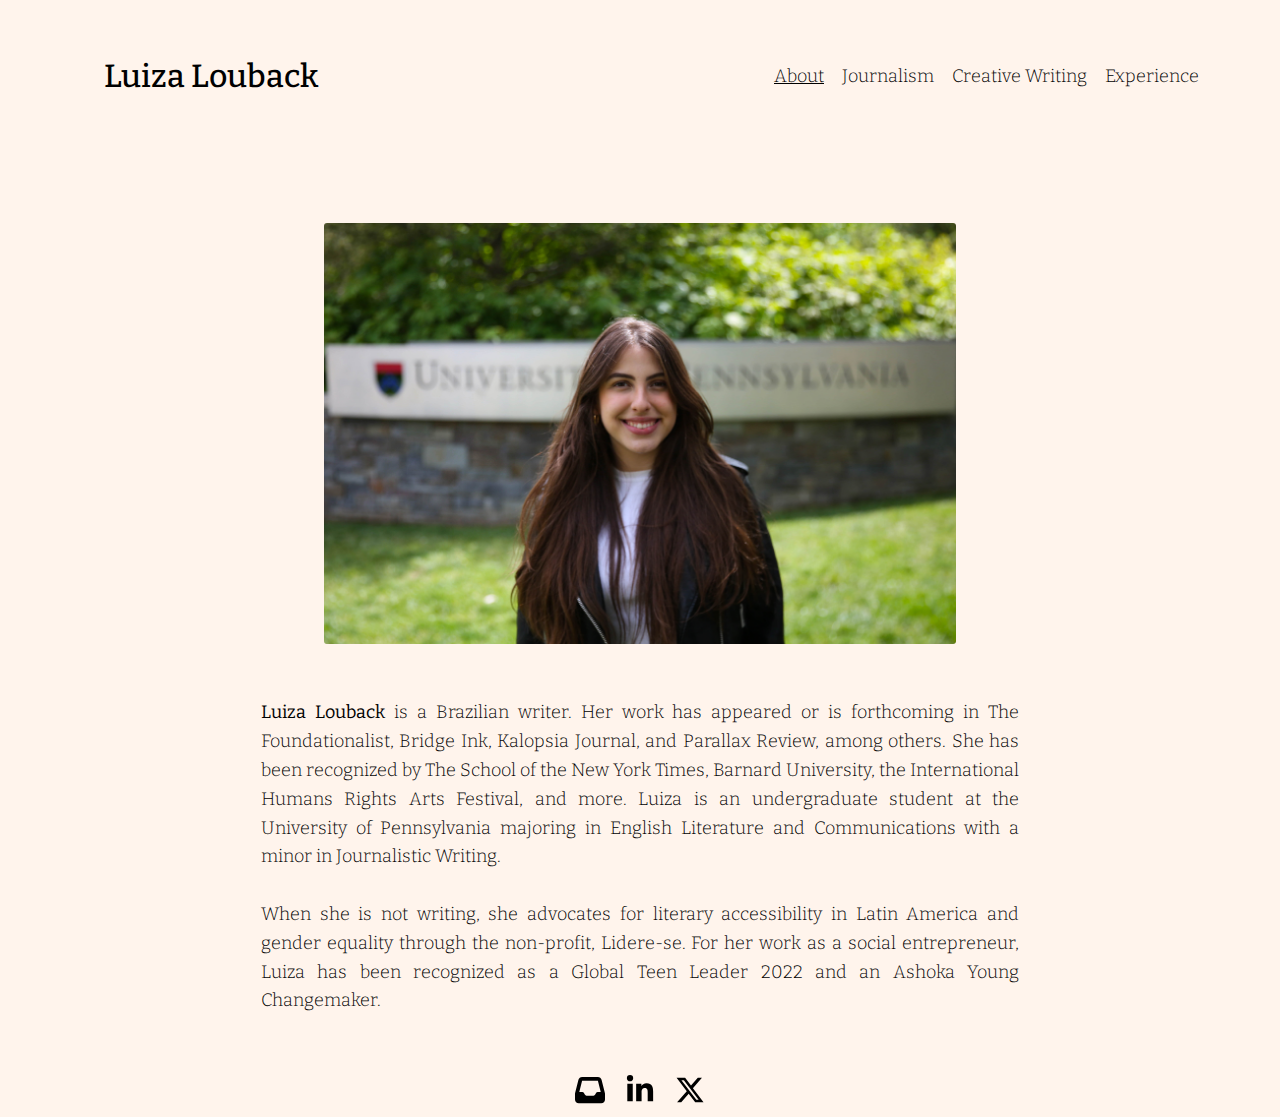
<file: index.html>
<!DOCTYPE html>
<html lang="en">
<head>
    <title>Luiza Louback | About</title>
    <meta charset="UTF-8">
    <meta name="viewport" content="width=device-width, initial-scale=1">
    <title>Luiza Louback's Portfolio</title>
    <link href="Style Sheet.css" rel="stylesheet">
    <link rel="shortcut icon" type="image/x-icon" href="favicon.ico" />
    <style>
        @import url('https://fonts.googleapis.com/css2?family=Bitter:ital,wght@0,300;0,500;1,300;1,400&display=swap');
    </style>
</head>
<body>
    <header class="header">
        <a href="index.html" class="home-button">Luiza Louback</a>
        <div class="menu-container">
            <button class="hamburger">&#9776;</button>
            <button class="cross">&#735;</button>
            <ul class="menu">
                <li><a href="https://www.luizalouback.com/" class="active">About</a></li>
                <li><a href="Journalism.html">Journalism</a></li>
                <li><a href="Creative Writing.html">Creative Writing</a></li>
                <li><a href="Experience.html">Experience</a></li>
            </ul>
        </div>
    </header>
    <div class="overall">
        <a href="index.html"><img id="foto" src="Images\about-image1.jpg" /></a>


        <p class="about-1">
            <span class="name">Luiza Louback</span> is a Brazilian writer. Her work has appeared or is forthcoming in The Foundationalist, Bridge Ink, Kalopsia Journal, and Parallax Review, among others.
            She has been recognized by The School of the New York Times, Barnard University, the International Humans Rights Arts Festival, and more.
            Luiza is an undergraduate student at the University of Pennsylvania majoring in English Literature and Communications with a minor in Journalistic Writing. <br><br>
            When she is not writing, she advocates for literary accessibility in Latin America and gender equality through the non-profit, Lidere-se.
            For her work as a social entrepreneur, Luiza has been recognized as a Global Teen Leader 2022 and an Ashoka Young Changemaker.
        </p>

        <div class="icon-container">
            <a href="mailto:luizal@sas.upenn.edu"><img src="inbox-solid.svg" alt="Inbox Icon"></a>
            <a href="https://www.linkedin.com/in/luiza-louback/" target="_blank"><img src="linkedin-in.svg" alt="LinkedIn Icon"></a>
            <a href="https://twitter.com/LoubackLuiza" target="_blank"><img src="x-twitter.svg" alt="Twitter Icon"></a>
        </div>
         


    </div>

    <script src="https://ajax.googleapis.com/ajax/libs/jquery/3.5.1/jquery.min.js"></script>
    <script>
        $(".hamburger").click(function () {
            $(".menu").slideToggle("slow", function () {
                $(".hamburger").hide();
                $(".cross").show();
            });
        });

        $(".cross").click(function () {
            $(".menu").slideToggle("slow", function () {
                $(".cross").hide();
                $(".hamburger").show();
            });
        });
    </script>
</body>
</html>
</file>
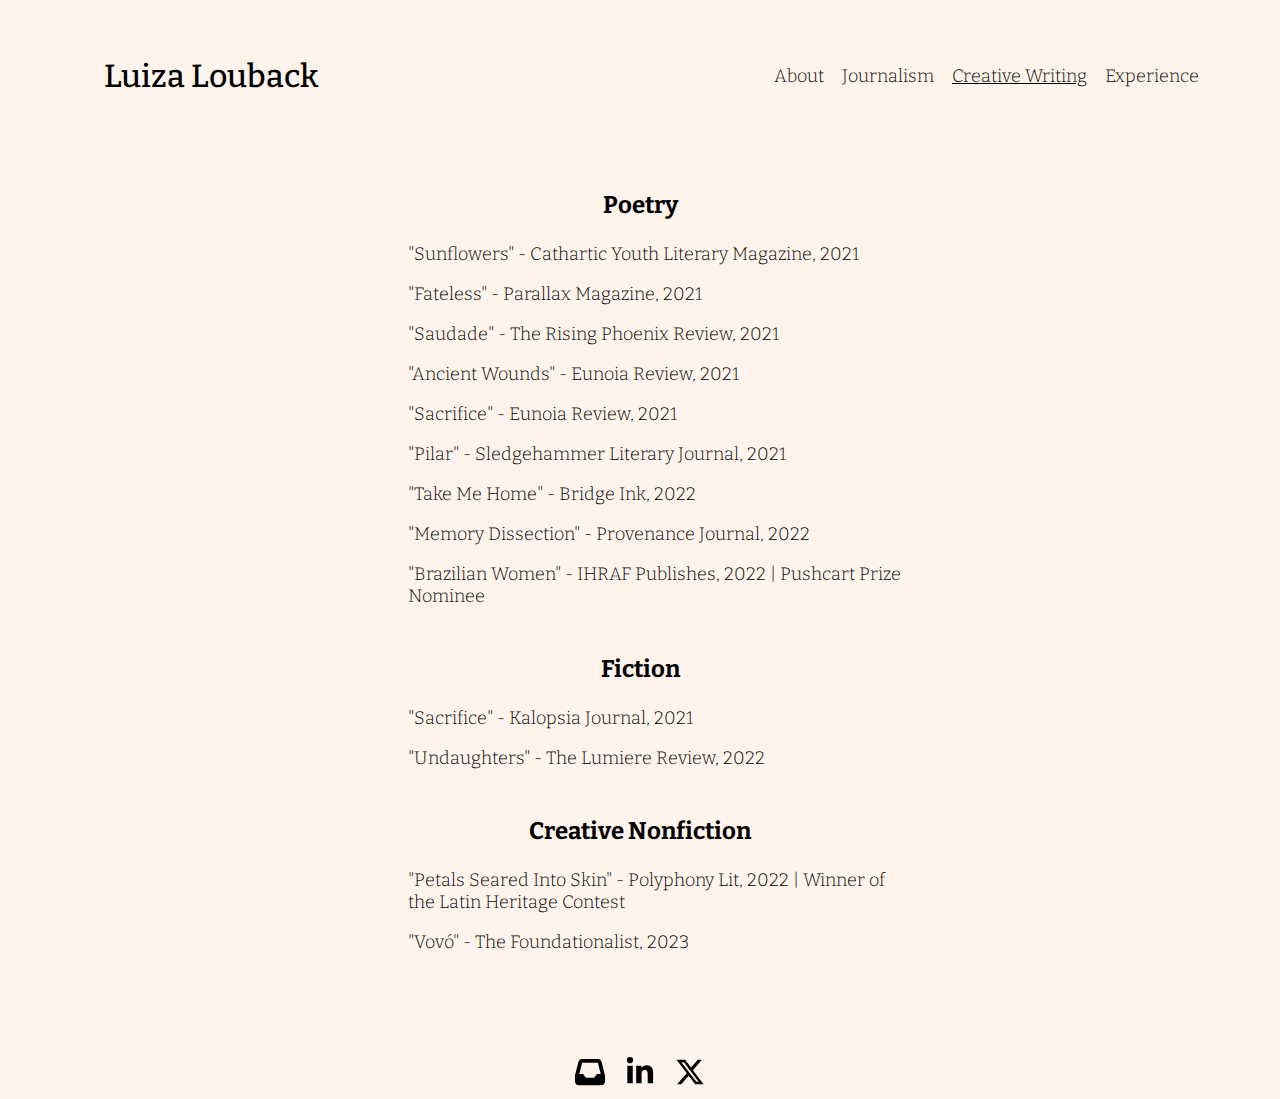
<file: Creative Writing.html>
<!DOCTYPE html>
<html lang="en">
<head>
    <title>Luiza Louback | Creative Writing</title>
    <meta charset="UTF-8">
    <meta name="viewport" content="width=device-width, initial-scale=1">
    <link href="Style Sheet_Publications.css" rel="stylesheet">
    <link rel="shortcut icon" type="image/x-icon" href="favicon.ico" />
    <style>
        @import url('https://fonts.googleapis.com/css2?family=Bitter:ital,wght@0,300;0,500;1,300;1,400&display=swap');
    </style>
</head>
<body>
    <header class="header">
        <a href="index.html" class="home-button">Luiza Louback</a>
        <div class="menu-container">
            <button class="hamburger">&#9776;</button>
            <button class="cross">&#735;</button>
            <ul class="menu">
                <li><a href="index.html">About</a></li>
                <li><a href="Journalism.html">Journalism</a></li>
                <li><a href="#" class="active">Creative Writing</a></li>
                <li><a href="Experience.html">Experience</a></li>
            </ul>
        </div>
    </header>
    <div class="overall">
        <div class="pub-links">
            <h3 class="pub-sub-cat">Poetry</h3>
            <div class="Publications-Container-Poetry">
                <ul class="publications-List-Poetry">
                    <li>
                        <a href="https://www.catharticlitmagazine.com/magazine/sunflowers-by-luiza-louback-17-brazil" target="_blank" rel="noopener noreferrer">
                            "Sunflowers"
                        </a> - Cathartic Youth Literary Magazine, 2021
                    </li>
                    <li>
                        <a href="https://parallax-online.com/fateless/" target="_blank" rel="noopener noreferrer">
                            "Fateless"
                        </a> - Parallax Magazine, 2021
                    </li>
                    <li>
                        <a href="https://therisingphoenixreview.com/2021/05/03/saudade-by-luiza-louback/" target="_blank" rel="noopener noreferrer">
                            "Saudade"
                        </a> - The Rising Phoenix Review, 2021
                    </li>
                    <li>
                        <a href="https://eunoiareview.wordpress.com/2021/11/02/ancient-wounds/" target="_blank" rel="noopener noreferrer">
                            "Ancient Wounds"
                        </a> - Eunoia Review, 2021
                    </li>
                    <li>
                        <a href="https://eunoiareview.wordpress.com/2021/11/02/sacrifice/" target="_blank" rel="noopener noreferrer">
                            "Sacrifice"
                        </a> - Eunoia Review, 2021
                    </li>
                    <li>
                        <a href="https://www.sledgehammerlit.com/post/pilar-by-luiza-louback" target="_blank" rel="noopener noreferrer">
                            "Pilar"
                        </a> - Sledgehammer Literary Journal, 2021
                    </li>
                    <li>
                        <a href="https://bridgeink.org/take-me-home/" target="_blank" rel="noopener noreferrer">
                            "Take Me Home"
                        </a> - Bridge Ink, 2022
                    </li>
                    <li>
                        <a href="https://sites.google.com/view/provenancejournal/issues/issue-3/luiza-louback?authuser=0" target="_blank" rel="noopener noreferrer">
                            "Memory Dissection"
                        </a> - Provenance Journal, 2022
                    </li>
                    <li>
                        <a href="https://static1.squarespace.com/static/5f91fef8b0d4490021b637f5/t/63af6be7fd28426edc6b1c5e/1672440808716/IHRAF+Publishes+2022.pdf" target="_blank" rel="noopener noreferrer">
                            "Brazilian Women"
                        </a> - IHRAF Publishes, 2022 | Pushcart Prize Nominee
                    </li>

                </ul>
            </div>
            <h3 class="pub-sub-cat">Fiction</h3>
            <div class="Publications-Container-Fiction">
                <ul class="Publiations-List-Fiction">
                    <li>
                        <a href="https://kalopsialit.org/issue-vi/luiza-louback-fontes/" target="_blank" rel="noopener noreferrer">
                            "Sacrifice"
                        </a> - Kalopsia Journal, 2021
                    </li>
                    <li>
                        <a href="https://lumierereview.com/luiza-louback" target="_blank" rel="noopener noreferrer">
                            "Undaughters"
                        </a> - The Lumiere Review, 2022
                    </li>
                </ul>
            </div>
            <h3 class="pub-sub-cat">Creative Nonfiction</h3>
            <div class="Publications-Container-Nonfiction">
                <ul id="ultimo" class="Publiations-List-Creative-Nonfiction">
                    <li>
                        <a href="https://www.polyphonylit.org/vol18winter2023/petals-seared-into-skin" target="_blank" rel="noopener noreferrer">
                            "Petals Seared Into Skin"
                        </a> - Polyphony Lit, 2022 | Winner of the Latin Heritage Contest
                    </li>
                    <li>
                        <a href="https://static1.squarespace.com/static/5ab3b81d9772aeff2c7a6922/t/64589e350ae959438e660d9f/1683529269750/IssueVIIVolumeII.pdf#page=112" target="_blank" rel="noopener noreferrer">
                            "Vovó"
                        </a> - The Foundationalist, 2023 <br><br><br>
                    </li>
                </ul>
            </div>
        </div>

        <div class="icon-container">
            <a href="mailto:luizal@sas.upenn.edu"><img src="inbox-solid.svg" alt="Inbox Icon"></a>
            <a href="https://www.linkedin.com/in/luiza-louback/" target="_blank"><img src="linkedin-in.svg" alt="LinkedIn Icon"></a>
            <a href="https://twitter.com/LoubackLuiza" target="_blank"><img src="x-twitter.svg" alt="Twitter Icon"></a>
        </div>

    </div>
    <script src="https://ajax.googleapis.com/ajax/libs/jquery/3.5.1/jquery.min.js"></script>
    <script>
        $(".hamburger").click(function () {
            $(".menu").slideToggle("slow", function () {
                $(".hamburger").hide();
                $(".cross").show();
            });
        });

        $(".cross").click(function () {
            $(".menu").slideToggle("slow", function () {
                $(".cross").hide();
                $(".hamburger").show();
            });
        });
    </script>
</body>
</html>
</file>
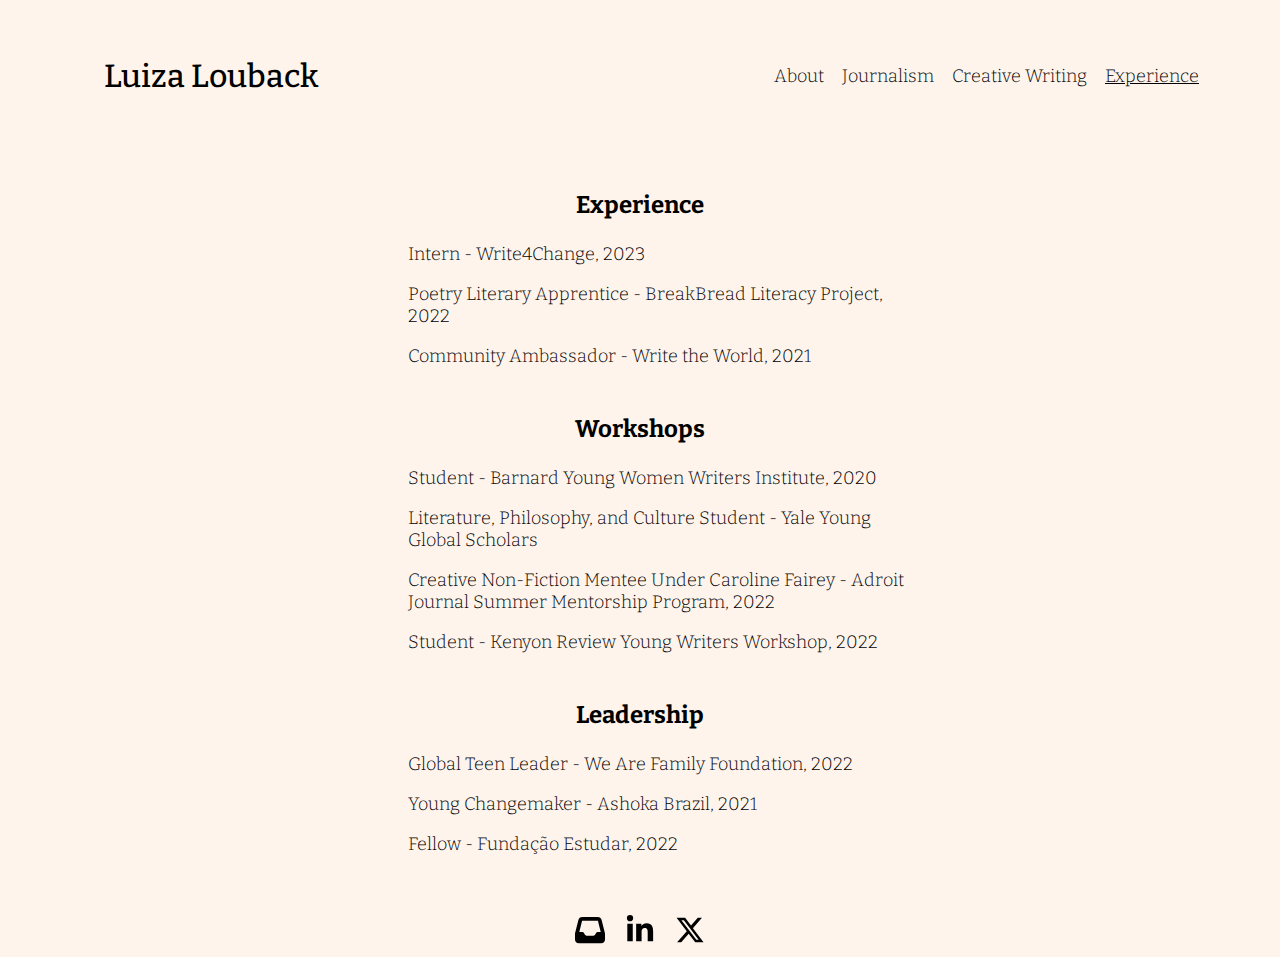
<file: Experience.html>
<!DOCTYPE html>
<html lang="en">
<head>
    <title>Luiza Louback | Experience</title>
    <meta charset="UTF-8">
    <meta name="viewport" content="width=device-width, initial-scale=1">
    <link href="Style Sheet_Experience.css" rel="stylesheet">
    <link rel="shortcut icon" type="image/x-icon" href="favicon.ico" />

    <style>
        @import url('https://fonts.googleapis.com/css2?family=Bitter:ital,wght@0,300;0,500;1,300;1,400&display=swap');
    </style>
</head>
<body>
    <header class="header">
        <a href="index.html" class="home-button">Luiza Louback</a>
        <div class="menu-container">
            <button class="hamburger">&#9776;</button>
            <button class="cross">&#735;</button>
            <ul class="menu">
                <li><a href="index.html">About</a></li>
                <li><a href="Journalism.html">Journalism</a></li>
                <li><a href="Creative Writing.html">Creative Writing</a></li>
                <li><a href="#" class="active">Experience</a></li>
            </ul>
        </div>
    </header>
    <div class="overall">
        <div class="xp-links">
            <h3 class="xp-sub-cat">Experience</h3>
            <div class="Experience-Container-Experience">
                <ul class="Experience-List-Experience">
                    <li>
                        Intern - Write4Change, 2023
                    </li>
                    <li>
                        Poetry Literary Apprentice - BreakBread Literacy Project, 2022
                    </li>
                    <li>
                        Community Ambassador - Write the World, 2021
                    </li>
                </ul>
            </div>
            <h3 class="xp-sub-cat">Workshops</h3>
            <div class="Experience-Container-Workshops">
                <ul class="Experience-List-Workshops">
                    <li>
                        Student - Barnard Young Women Writers Institute, 2020
                    </li>
                    <li>
                        Literature, Philosophy, and Culture Student - Yale Young Global Scholars
                    </li>
                    <li>
                        Creative Non-Fiction Mentee Under Caroline Fairey - Adroit Journal Summer Mentorship Program, 2022
                    </li>
                    <li>
                        Student - Kenyon Review Young Writers Workshop, 2022
                    </li>
                </ul>
            </div>
            <h3 class="xp-sub-cat">Leadership</h3>
            <div class="Experience-Container-Leadership">
                <ul id="ultimo" class="Experience-List-Leadership">
                    <li>
                        Global Teen Leader - We Are Family Foundation, 2022
                    </li>
                    <li>
                        Young Changemaker - Ashoka Brazil, 2021
                    </li>
                    <li>
                        Fellow - Fundação Estudar, 2022
                    </li>
                </ul>
            </div>
        </div>

        <div class="icon-container">
            <a href="mailto:luizal@sas.upenn.edu"><img src="inbox-solid.svg" alt="Inbox Icon"></a>
            <a href="https://www.linkedin.com/in/luiza-louback/" target="_blank"><img src="linkedin-in.svg" alt="LinkedIn Icon"></a>
            <a href="https://twitter.com/LoubackLuiza" target="_blank"><img src="x-twitter.svg" alt="Twitter Icon"></a>
        </div>

    </div>
    <script src="https://ajax.googleapis.com/ajax/libs/jquery/3.5.1/jquery.min.js"></script>
    <script>
        $(".hamburger").click(function () {
            $(".menu").slideToggle("slow", function () {
                $(".hamburger").hide();
                $(".cross").show();
            });
        });

        $(".cross").click(function () {
            $(".menu").slideToggle("slow", function () {
                $(".cross").hide();
                $(".hamburger").show();
            });
        });
    </script>
</body>
</html>
</file>
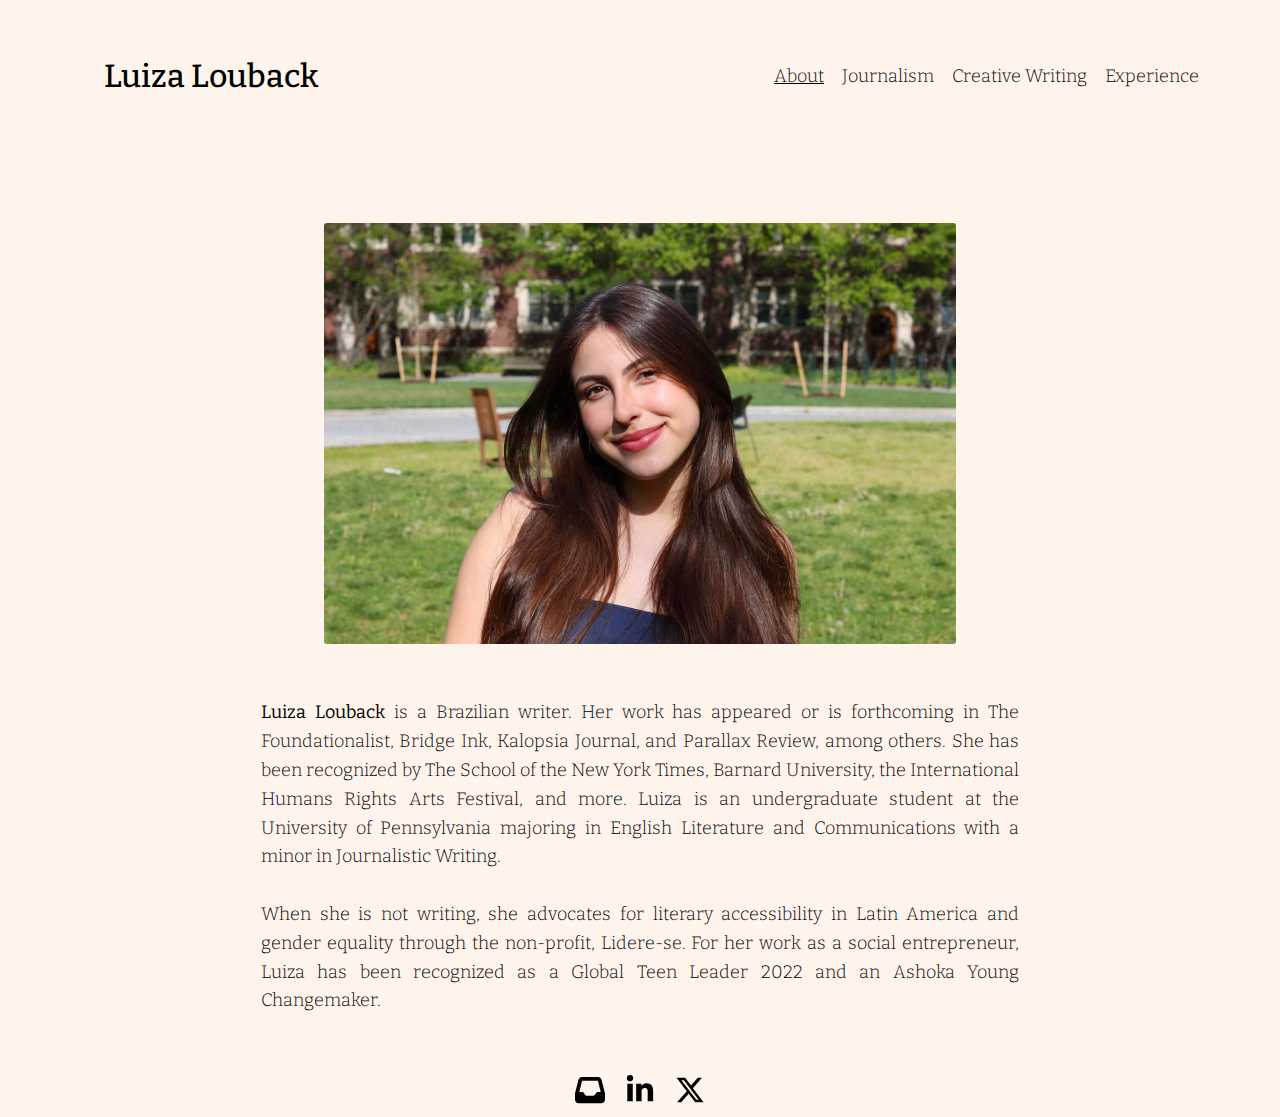
<file: Frame.html>
<!DOCTYPE html>
<html lang="en">
<head>
    <title>Luiza Louback | About</title>
    <meta charset="UTF-8">
    <meta name="viewport" content="width=device-width, initial-scale=1">
    <title>Luiza Louback's Portfolio</title>
    <link href="Style Sheet.css" rel="stylesheet">
    <link rel="shortcut icon" type="image/x-icon" href="favicon.ico" />
    <style>
        @import url('https://fonts.googleapis.com/css2?family=Bitter:ital,wght@0,300;0,500;1,300;1,400&display=swap');
    </style>
</head>
<body>
    <header class="header">
        <a href="#" class="home-button">Luiza Louback</a>
        <div class="menu-container">
            <button class="hamburger">&#9776;</button>
            <button class="cross">&#735;</button>
            <ul class="menu">
                <li><a href="Frame.html" class="active">About</a></li>
                <li><a href="Journalism.html">Journalism</a></li>
                <li><a href="Creative Writing.html">Creative Writing</a></li>
                <li><a href="#">Experience</a></li>
            </ul>
        </div>
    </header>
    <div class="overall">
        <a href="Frame.html"><img id="foto" src="LL_Website_Pic.jpg" /></a>


        <p class="about-1">
            <span class="name">Luiza Louback</span> is a Brazilian writer. Her work has appeared or is forthcoming in The Foundationalist, Bridge Ink, Kalopsia Journal, and Parallax Review, among others.
            She has been recognized by The School of the New York Times, Barnard University, the International Humans Rights Arts Festival, and more.
            Luiza is an undergraduate student at the University of Pennsylvania majoring in English Literature and Communications with a minor in Journalistic Writing. <br><br>
            When she is not writing, she advocates for literary accessibility in Latin America and gender equality through the non-profit, Lidere-se.
            For her work as a social entrepreneur, Luiza has been recognized as a Global Teen Leader 2022 and an Ashoka Young Changemaker.
        </p>

        <div class="icon-container">
            <a href="mailto:luizal@sas.upenn.edu"><img src="inbox-solid.svg" alt="Inbox Icon"></a>
            <a href="https://www.linkedin.com/in/luiza-louback/" target="_blank"><img src="linkedin-in.svg" alt="LinkedIn Icon"></a>
            <a href="https://twitter.com/LoubackLuiza" target="_blank"><img src="x-twitter.svg" alt="Twitter Icon"></a>
        </div>

    </div>
    <script src="https://ajax.googleapis.com/ajax/libs/jquery/3.5.1/jquery.min.js"></script>
    <script>
        $(".hamburger").click(function () {
            $(".menu").slideToggle("slow", function () {
                $(".hamburger").hide();
                $(".cross").show();
            });
        });

        $(".cross").click(function () {
            $(".menu").slideToggle("slow", function () {
                $(".cross").hide();
                $(".hamburger").show();
            });
        });
    </script>
</body>
</html>
</file>
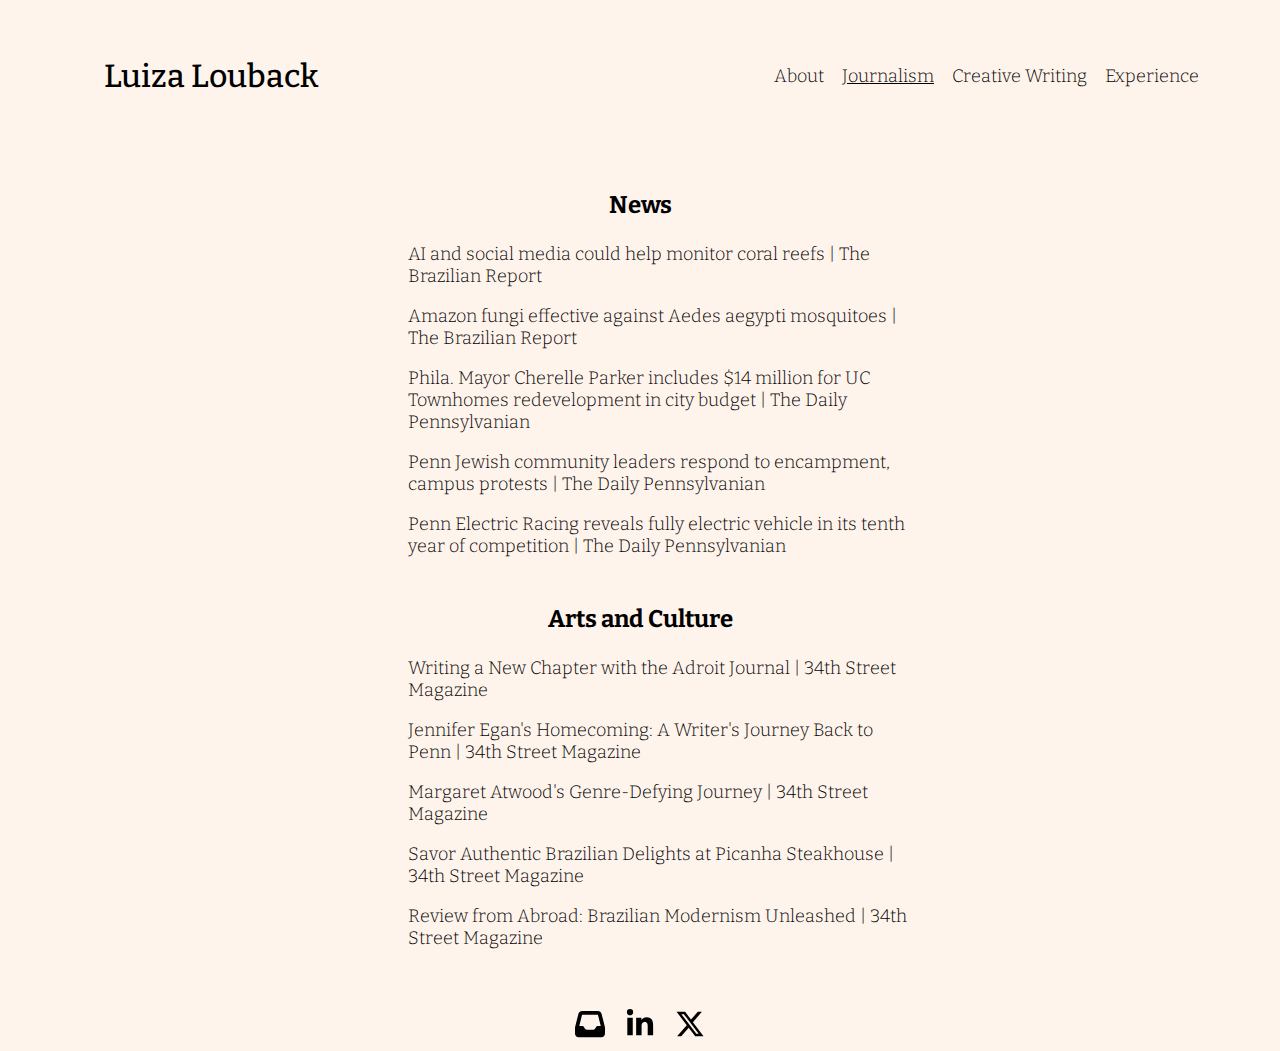
<file: Journalism.html>
<!DOCTYPE html>
<html lang="en">
<head>
    <title>Luiza Louback | Journalism</title>
    <meta charset="UTF-8">
    <meta name="viewport" content="width=device-width, initial-scale=1">
    <link href="Style Sheet_Experience.css" rel="stylesheet">
    <link rel="shortcut icon" type="image/x-icon" href="favicon.ico" />

    <style>
        @import url('https://fonts.googleapis.com/css2?family=Bitter:ital,wght@0,300;0,500;1,300;1,400&display=swap');
    </style>
</head>
<body>
    <header class="header">
        <a href="index.html" class="home-button">Luiza Louback</a>
        <div class="menu-container">
            <button class="hamburger">&#9776;</button>
            <button class="cross">&#735;</button>
            <ul class="menu">
                <li><a href="index.html">About</a></li>
                <li><a href="#" class="active">Journalism</a></li>
                <li><a href="Creative Writing.html">Creative Writing</a></li>
                <li><a href="Experience.html">Experience</a></li>
            </ul>
        </div>
    </header>
    <div class="overall">
        <div class="xp-links">
            <h3 class="xp-sub-cat">News</h3>
            <div class="Experience-Container-Experience">
                <ul class="Experience-List-Experience">
                    <li>
                        <a href="https://brazilian.report/tech/2023/12/25/ai-social-media-coral-reefs/">AI and social media could help monitor coral reefs | The Brazilian Report</a>
                    </li>
                    <li>
                        <a href="https://brazilian.report/environment/2024/01/01/amazon-aedes-aegypti-mosquitoes/">Amazon fungi effective against Aedes aegypti mosquitoes | The Brazilian Report</a>
                    </li>
                    <li>
                        <a href="https://www.thedp.com/article/2024/06/penn-mayor-parker-adds-townhomes-funding-late-city-budget">Phila. Mayor Cherelle Parker includes $14 million for UC Townhomes redevelopment in city budget | The Daily Pennsylvanian</a>
                    </li>
                    <li>
                        <a href="https://www.thedp.com/article/2024/05/penn-jewish-community-leaders-reactions-encampment-protests">Penn Jewish community leaders respond to encampment, campus protests | The Daily Pennsylvanian</a>
                    </li>
                    <li>
                        <a href="https://www.thedp.com/article/2024/04/penn-electric-racing-car-unveiling">Penn Electric Racing reveals fully electric vehicle in its tenth year of competition | The Daily Pennsylvanian</a>
                    </li>
                </ul>
            </div>
            <h3 class="xp-sub-cat">Arts and Culture</h3>
            <div class="Experience-Container-Workshops">
                <ul class="Experience-List-Workshops">
                    <li>
                        <a href="https://www.34st.com/article/2023/04/adroit-journal-peter-laberge-kelly-writers-house-young-arts">Writing a New Chapter with the Adroit Journal | 34th Street Magazine</a>
                    </li>
                    <li>
                        <a href="https://www.34st.com/article/2023/10/jennifer-egan-writing-english-major-penn">Jennifer Egan's Homecoming: A Writer's Journey Back to Penn | 34th Street Magazine</a>
                    </li>
                    <li>
                        <a href="https://www.34st.com/article/2024/04/margaret-atwood-penn-politics-the-penelopiad-the-handmaids-tale">Margaret Atwood's Genre-Defying Journey | 34th Street Magazine</a>
                    </li>
                    <li>
                        <a href="https://www.34st.com/article/2023/11/picanha-brazilian-steakhouse-churrasco-philly">Savor Authentic Brazilian Delights at Picanha Steakhouse | 34th Street Magazine</a>
                    </li>
                    <li>
                        <a href="https://www.34st.com/article/2023/07/review-from-abroad-candido-portinari-inequality-brazil-art">Review from Abroad: Brazilian Modernism Unleashed | 34th Street Magazine</a>
                    </li>
                </ul>
            </div>
        </div>
        <div class="icon-container">
            <a href="mailto:luizal@sas.upenn.edu"><img src="inbox-solid.svg" alt="Inbox Icon"></a>
            <a href="https://www.linkedin.com/in/luiza-louback/" target="_blank"><img src="linkedin-in.svg" alt="LinkedIn Icon"></a>
            <a href="https://twitter.com/LoubackLuiza" target="_blank"><img src="x-twitter.svg" alt="Twitter Icon"></a>
        </div>


    </div>
    <script src="https://ajax.googleapis.com/ajax/libs/jquery/3.5.1/jquery.min.js"></script>
    <script>
        $(".hamburger").click(function () {
            $(".menu").slideToggle("slow", function () {
                $(".hamburger").hide();
                $(".cross").show();
            });
        });

        $(".cross").click(function () {
            $(".menu").slideToggle("slow", function () {
                $(".cross").hide();
                $(".hamburger").show();
            });
        });
    </script>
</body>
</html>
</file>
<file: Style Sheet.css>
* {
    box-sizing: border-box;
}

body {
    background-color: #fff4ec;
}

.about-1 {
    color: rgb(0, 0, 0);
    font-family: "Bitter", Helvetica, sans-serif;
    font-weight: 300;
    margin: 3em auto 2em auto;
    font-size: 18px;
    text-align: justify;
    line-height: 1.6;
    width: 60%;
}

@media (max-width: 900px) {
    .about-1 {
        width: 80%;
    }
}

@media (max-width: 600px) {
    .about-1 {
        width: 95%;
        font-size: 16px;
    }
}


.about-1 a {
    text-decoration: none;

}

.name {
    font-family: "Bitter", Helvetica, sans-serif;
    font-weight: 400;
}

/* Menu styles for larger screens */
.menu {
    list-style: none;
    display: flex;
    padding: 0;
}

.menu li {
    margin: 0 9px;
    text-align: center;
    font-size: 18px;
    font-family: "Bitter", Helvetica, sans-serif;
    font-weight: 300;
}

.menu a.active {
    text-decoration: underline;
}

@media (max-width: 600px) {
    .menu a.active {
        text-decoration: none;
    }
}

.hamburger {
    display: none;
    font-size: 30px;
    padding: 10px;
    background-color: #fff4ec;
    border: none;
    margin-left: auto;
}

.cross {
    display: none;
    font-size: 30px;
    background-color: #fff4ec;
    border: none;
    margin-left: auto;
    padding: 10px;
}

/* Menu styles for smaller screens */
@media (max-width: 600px) {
.menu {
    list-style: none;
    display: none; /* Initially hidden */
    flex-direction: column;
    position: absolute;
    width: 100%;
    top: 60px;
    padding: 0;
    background-color: #fff;
}

.menu li {
    padding: 10px;
    border-bottom: 1px solid #ddd;
}

.menu li:last-child {
    border-bottom: none;
}

.hamburger {
    display: block;
}
}

.menu-container {
    display: flex;
    justify-content: right; /* center the .menu within its container */
    flex-grow: 1; /* make the container grow to fill available space */
    margin: 0 4em 0 0; /* add some space between menu items */

}

@media (max-width: 600px) {
    .menu-container {
        margin: 0; /* add some space between menu items */
    }
}

.home-button {
    font-family: "Bitter", Helvetica, sans-serif;
    font-weight: 500;
    font-size: 32px;
    margin: 0 0 0 3em; /* add some space between menu items */
}

@media (max-width: 600px) {
    .home-button {
        font-size: 28px;
        margin: 0 0 0 1em; /* add some space between menu items */
    }
}

.header a {
    color: #000; /* set the text color */
    text-decoration: none;
    text-align: center;
}

.header a:hover {
    color: rgb(163, 149, 148);

}

.header {
    width: 100%;
    height: 15vh;
    max-width: 100%;
    display: flex;
    justify-content: space-between;
    align-items: center;

}

@media (max-width: 600px) {
    .header {
        height: 10vh;
    }
}


#foto {
    display: block; /* Set the image display to block */
    margin-left: auto; /* Set the left margin to auto */
    margin-right: auto; /* Set the right margin to auto */
    margin-top: 5em;
    max-width: 50%; /* Set the maximum width of the image to 50% of its container */
    height: auto; /* Set the height to auto to maintain the aspect ratio */
    border-radius: 3px;
}

@media (max-width: 600px) {
    #foto {
        max-width: 80%;
    }
}

.icon-container {
    /* Center the icons horizontally */
    display: flex;
    justify-content: center;
    /* Optional: Add some space around the icons */
    margin-top: 60px;
}

/* Optional: Style the icons */
.icon-container img {
    /* Add some space between the icons */
    margin: 0 10px;
    /* Add additional styling if needed */
    width: 30px; /* Adjust the width as needed */
    height: 30px; /* Adjust the height as needed */
}
</file>
<file: Style Sheet_Publications.css>
* {
    box-sizing: border-box;
}

body {
    background-color: #fff4ec;
}

.menu {
    list-style: none; /* remove bullet points */
    display: flex; /* make the menu items display in a row */
    padding: 0; /* add this line to remove any default padding */
}

.menu li {
    margin: 0 9px; /* add some space between menu items */
    text-align: center;
    font-size: 18px;
    font-family: "Bitter", Helvetica, sans-serif;
    font-weight: 300;
}

.menu a.active {
    text-decoration: underline;
}

@media (max-width: 600px) {
    .menu a.active {
        text-decoration: none;
    }
}

.hamburger {
    display: none;
    font-size: 30px;
    padding: 10px;
    background-color: #fff4ec;
    border: none;
    margin-left: auto;
}

.cross {
    display: none;
    font-size: 30px;
    background-color: #fff4ec;
    border: none;
    margin-left: auto;
    padding: 10px;
}

@media (max-width: 600px) {
    .menu {
        list-style: none;
        display: none; /* Initially hidden */
        flex-direction: column;
        position: absolute;
        width: 100%;
        top: 60px;
        padding: 0;
        background-color: #fff;
    }

        .menu li {
            padding: 10px;
            border-bottom: 1px solid #ddd;
        }

            .menu li:last-child {
                border-bottom: none;
            }

    .hamburger {
        display: block;
    }
}

.menu-container {
    display: flex;
    justify-content: right; /* center the .menu within its container */
    flex-grow: 1; /* make the container grow to fill available space */
    margin: 0 4em 0 0; /* add some space between menu items */
}

@media (max-width: 600px) {
    .menu-container {
        margin: 0; /* add some space between menu items */
    }
}

.home-button {
    font-family: "Bitter", Helvetica, sans-serif;
    font-weight: 500;
    font-size: 32px;
    margin: 0 0 0 3em; /* add some space between menu items */
}

@media (max-width: 600px) {
    .home-button {
        font-size: 28px;
        margin: 0 0 0 1em; /* add some space between menu items */
    }
}

.header a {
    color: #000; /* set the text color */
    text-decoration: none;
    text-align: center;
}

.header a:hover {
    color: rgb(163, 149, 148);
}

.header {
    width: 100%;
    height: 15vh;
    max-width: 100%;
    display: flex;
    justify-content: space-between;
    align-items: center;
}

@media (max-width: 600px) {
    .header {
        height: 10vh;
    }
}

.overall h3 {
    display: block;
    margin-top: 2em;
    margin-left: auto;
    margin-right: auto;
    text-align: center;
    font-family: "Bitter";
    font-size: 24px;
}


.overall li {
    list-style: none;
    text-align: left;
    font-size: 18px;
    font-family: "Bitter", Helvetica, sans-serif;
    font-weight: 300;
    max-width: calc(100% - 40em); /* Set a max-width for the list items */
    margin: 1em auto; /* Center the list items and keep the top/bottom margin */
}

@media (max-width: 900px) {
    .overall h3 {
        display: block;
        margin-top: 2em;
        margin-left: auto;
        margin-right: auto;
        text-align: center;
        font-family: "Bitter";
        font-size: 24px;
    }


    .overall li {
        list-style: circle;
        display: block;
        margin-top: 2em;
        margin-right: 0.5em;
        text-align: left;
        font-size: 18px;
        font-family: "Bitter", Helvetica, sans-serif;
        font-weight: 300;
        max-width: none;
    }
}

@media (max-width: 600px) {
    .overall h3 {
        display: block;
        margin-top: 2em;
        margin-left: auto;
        margin-right: auto;
        text-align: center;
        font-family: "Bitter";
        font-size: 24px;
    }


    .overall li {
        list-style: circle;
        display: block;
        margin-top: 2em;
        margin-right: 0.5em;
        text-align: left;
        font-size: 16px;
        font-family: "Bitter", Helvetica, sans-serif;
        font-weight: 300;
        max-width: none;
    }
}



.pub-links a {
    color: inherit; /* Inherit the color from the parent element */
    text-decoration: none;
}

.pub-links a:hover {
    color: rgb(163, 149, 148);
}


#ultimo {
    margin-bottom: 2em;
}

.icon-container {
    /* Center the icons horizontally */
    display: flex;
    justify-content: center;
    /* Optional: Add some space around the icons */
    margin-top: 60px;
}

/* Optional: Style the icons */
.icon-container img {
    /* Add some space between the icons */
    margin: 0 10px;
    /* Add additional styling if needed */
    width: 30px; /* Adjust the width as needed */
    height: 30px; /* Adjust the height as needed */
}
</file>
<file: Style Sheet_Experience.css>
* {
    box-sizing: border-box;
}

body {
    background-color: #fff4ec;
}

.menu {
    list-style: none; /* remove bullet points */
    display: flex; /* make the menu items display in a row */
    padding: 0; /* add this line to remove any default padding */
}

.menu li {
    margin: 0 9px; /* add some space between menu items */
    text-align: center;
    font-size: 18px;
    font-family: "Bitter", Helvetica, sans-serif;
    font-weight: 300;
}

.menu a.active {
    text-decoration: underline;
}

@media (max-width: 600px) {
    .menu a.active {
        text-decoration: none;
    }
}

.hamburger {
    display: none;
    font-size: 30px;
    padding: 10px;
    background-color: #fff4ec;
    border: none;
    margin-left: auto;
}

.cross {
    display: none;
    font-size: 30px;
    background-color: #fff4ec;
    border: none;
    margin-left: auto;
    padding: 10px;
}

@media (max-width: 600px) {
    .menu {
        list-style: none;
        display: none; /* Initially hidden */
        flex-direction: column;
        position: absolute;
        width: 100%;
        top: 60px;
        padding: 0;
        background-color: #fff;
    }

    .menu li {
        padding: 10px;
        border-bottom: 1px solid #ddd;
    }

    .menu li:last-child {
        border-bottom: none;
    }

    .hamburger {
        display: block;
    }
}

.menu-container {
    display: flex;
    justify-content: right; /* center the .menu within its container */
    flex-grow: 1; /* make the container grow to fill available space */
    margin: 0 4em 0 0; /* add some space between menu items */
}

@media (max-width: 600px) {
    .menu-container {
        margin: 0; /* add some space between menu items */
    }
}

.home-button {
    font-family: "Bitter", Helvetica, sans-serif;
    font-weight: 500;
    font-size: 32px;
    margin: 0 0 0 3em; /* add some space between menu items */
}

@media (max-width: 600px) {
    .home-button {
        font-size: 28px;
        margin: 0 0 0 1em; /* add some space between menu items */
    }
}

.header a {
    color: #000; /* set the text color */
    text-decoration: none;
    text-align: center;
}

.header a:hover {
    color: rgb(163, 149, 148);
}

.header {
    width: 100%;
    height: 15vh;
    max-width: 100%;
    display: flex;
    justify-content: space-between;
    align-items: center;
}

@media (max-width: 600px) {
    .header {
        height: 10vh;
    }
}

.overall h3 {
    display: block;
    margin-top: 2em;
    margin-left: auto;
    margin-right: auto;
    text-align: center;
    font-family: "Bitter";
    font-size: 24px;
}


.overall li {
    list-style: none;
    text-align: left;
    font-size: 18px;
    font-family: "Bitter", Helvetica, sans-serif;
    font-weight: 300;
    max-width: calc(100% - 40em); /* Set a max-width for the list items */
    margin: 1em auto; /* Center the list items and keep the top/bottom margin */
}

@media (max-width: 900px) {
    .overall h3 {
        display: block;
        margin-top: 2em;
        margin-left: auto;
        margin-right: auto;
        text-align: center;
        font-family: "Bitter";
        font-size: 24px;
    }


    .overall li {
        list-style: circle;
        display: block;
        margin-top: 2em;
        margin-right: 0.5em;
        text-align: left;
        font-size: 18px;
        font-family: "Bitter", Helvetica, sans-serif;
        font-weight: 300;
        max-width: none;
    }
}

@media (max-width: 600px) {
    .overall h3 {
        display: block;
        margin-top: 2em;
        margin-left: auto;
        margin-right: auto;
        text-align: center;
        font-family: "Bitter";
        font-size: 24px;
    }


    .overall li {
        list-style: circle;
        display: block;
        margin-top: 2em;
        margin-right: 0.5em;
        text-align: left;
        font-size: 16px;
        font-family: "Bitter", Helvetica, sans-serif;
        font-weight: 300;
        max-width: none;
    }
}

.xp-links a {
    color: inherit; /* Inherit the color from the parent element */
    text-decoration: none;
}

.xp-links a:hover {
    color: rgb(163, 149, 148);
}

#ultimo {
    margin-bottom: 2em;
}

.icon-container {
    /* Center the icons horizontally */
    display: flex;
    justify-content: center;
    /* Optional: Add some space around the icons */
    margin-top: 60px;
}

/* Optional: Style the icons */
.icon-container img {
    /* Add some space between the icons */
    margin: 0 10px;
    /* Add additional styling if needed */
    width: 30px; /* Adjust the width as needed */
    height: 30px; /* Adjust the height as needed */
}
</file>
